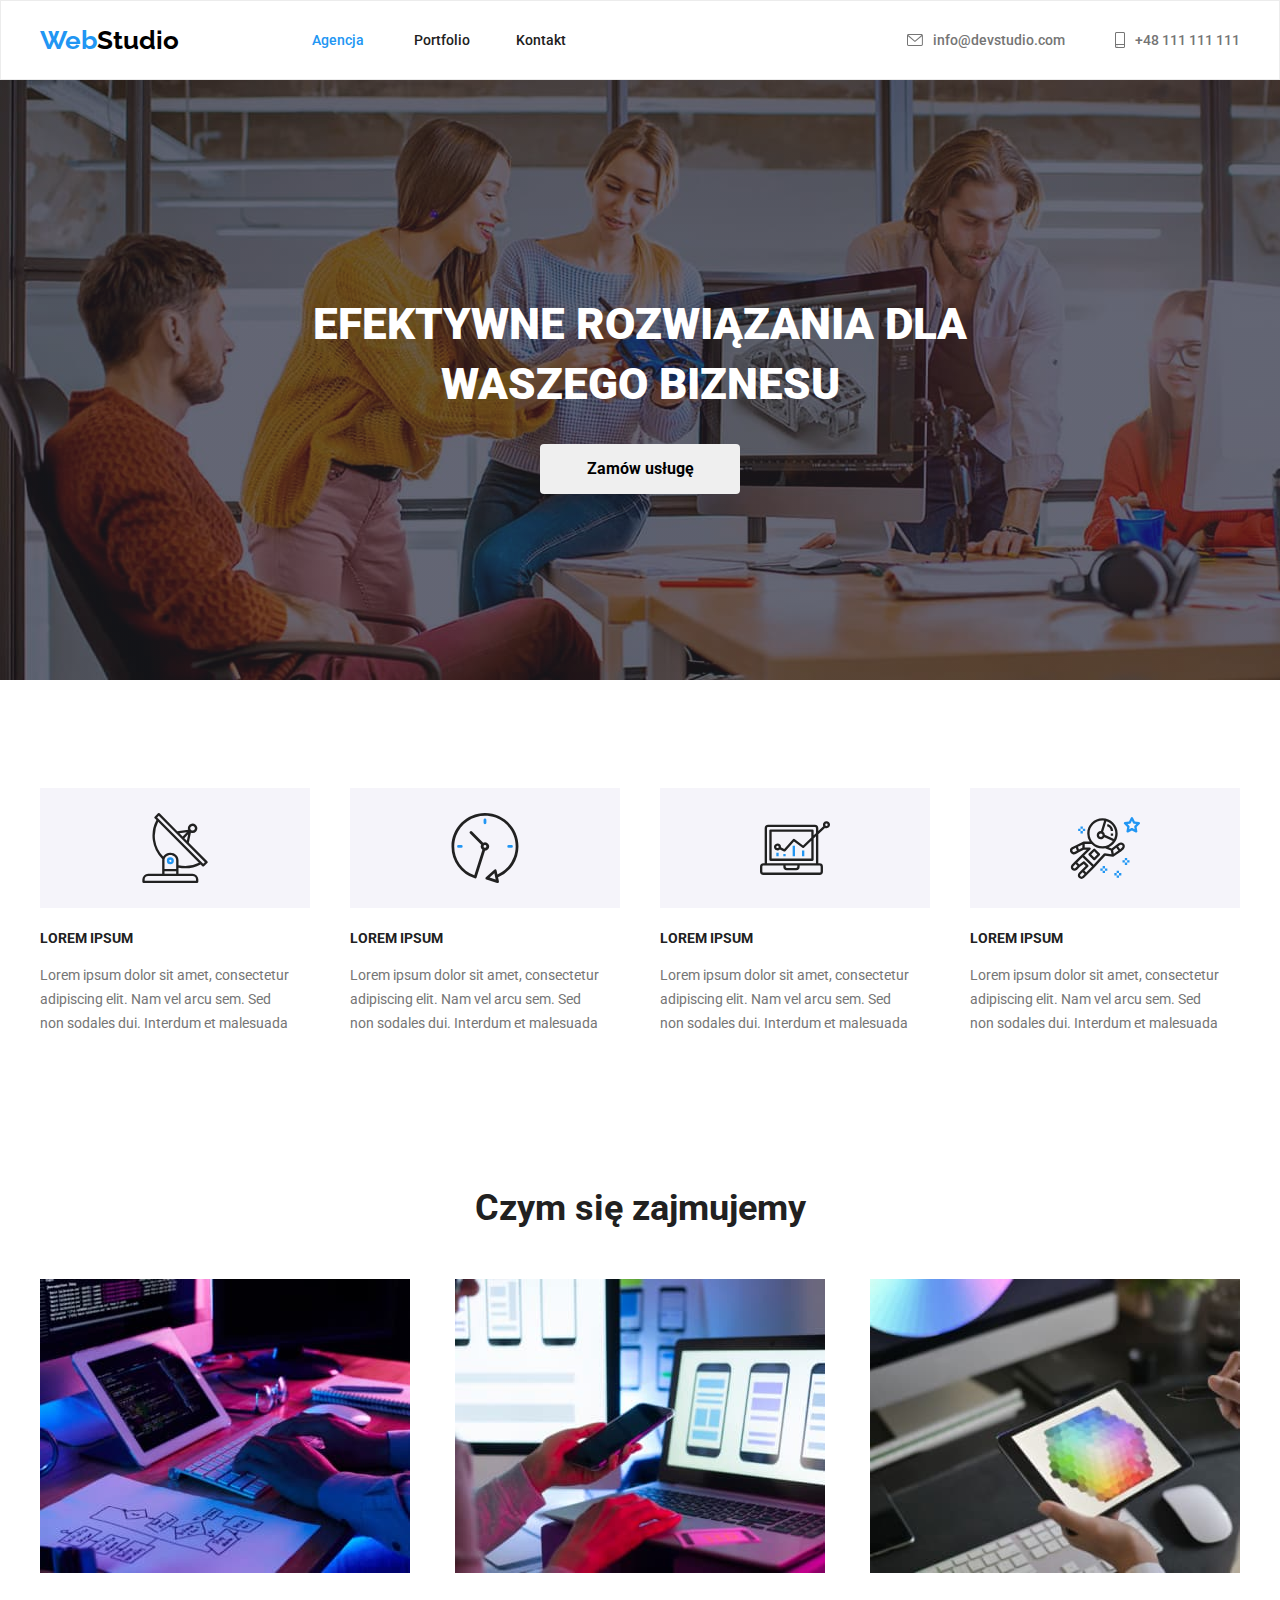
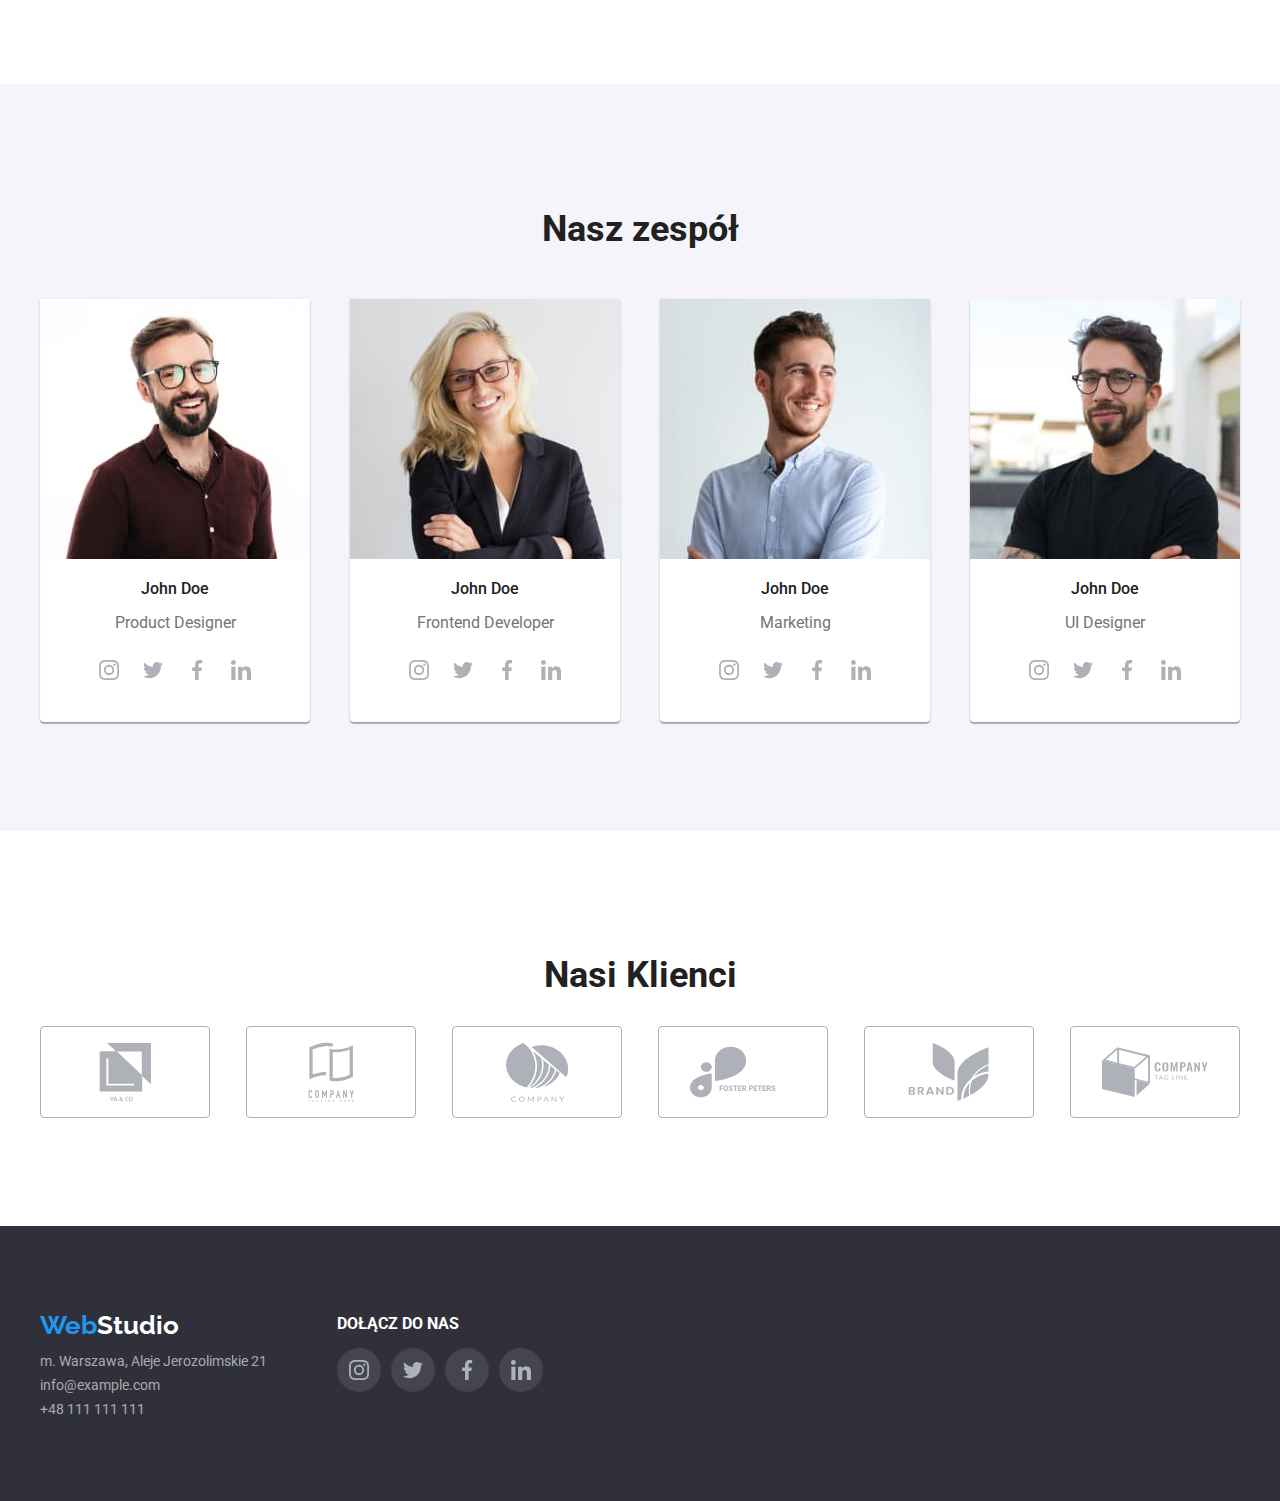
<file: index.html>
<!DOCTYPE html>
<html lang="pl">
  <head>
    <meta charset="UTF-8" />
    <meta http-equiv="X-UA-Compatible" content="IE=edge" />
    <meta name="viewport" content="width=device-width, initial-scale=1.0" />
    <title>Zadanie Domowe #4</title>
    <link rel="preconnect" href="https://fonts.googleapis.com" />
    <link rel="preconnect" href="https://fonts.gstatic.com" crossorigin />
    <link
      href="https://fonts.googleapis.com/css2?family=Raleway:wght@700&family=Roboto:wght@400;500;700;900&display=swap"
      rel="stylesheet" />
    <link href="css/modern-normalize.css" rel="stylesheet"/>
    <link href="css/styles.css" rel="stylesheet"/>
  </head>

  <body>
    <header>
      <!--Menu-->
      <div class="menu">
        <div class="container">
          <section class="spacing-header">
            <nav>
              <a href="index.html" class="website-logo"
                ><span class="brand-color-logo">Web</span>Studio</a
              >
              <ul class="navigation-list">
                <li class="nav-list-item">
                  <a href="#" class="nav-link current">Agencja</a>
                </li>
                <li class="nav-list-item">
                  <a href="portfolio.html" class="nav-link">Portfolio</a>
                </li>
                <li class="nav-list-item">
                  <a href="#" class="nav-link">Kontakt</a>
                </li>
              </ul>
            </nav>
            <ul class="header-contact">
              <li class="header-contact-item">
                <a class="info-header" href="mailto:info@devstudio.com"
                  ><svg class="icon-header" width="16" height="12">
                    <use href="images/icons.svg#icon-envelope"></use></svg>info@devstudio.com</a>
              </li>
              <li class="header-contact-item">
                <a class="info-header" href="tel:+48111111111"><svg class="icon-header" width="10" height="16">
                    <use href="images/icons.svg#icon-smartphone"></use>
                  </svg>
                  +48 111 111 111</a>
              </li>
            </ul>
          </section>
        </div>
      </div>

      <!--Hero-->
      <section class="hero-background">
        <div class="container">
          <div class="hero-spacing">
            <h1 class="hero-header">
              Efektywne rozwiązania dla waszego biznesu
            </h1>
            <button class="hero-select" type="button">Zamów usługę</button>
          </div>
        </div>
      </section>
    </header>

    <main>
      <!--Opisy... czegoś-->

      <section class="background-main section-lorem">
        <div class="container">
          <ul class="spacing-main-abilities">
            <li class="abilities-box">
              <svg class="group-item" width="70" height="70">
                <use href="images/icons.svg#icon-antenna"></use>
              </svg>
              <h4 class="abilities-name">Lorem Ipsum</h4>
              <p class="abilities-description">
                Lorem ipsum dolor sit amet, consectetur adipiscing elit. Nam vel
                arcu sem. Sed non sodales dui. Interdum et malesuada
              </p>
            </li>

            <li class="abilities-box">
              <svg class="group-item" width="70" height="70">
                <use href="images/icons.svg#icon-clock"></use>
              </svg>
              <h4 class="abilities-name">Lorem Ipsum</h4>
              <p class="abilities-description">
                Lorem ipsum dolor sit amet, consectetur adipiscing elit. Nam vel
                arcu sem. Sed non sodales dui. Interdum et malesuada
              </p>
            </li>

            <li class="abilities-box">
              <svg class="group-item" width="70" height="70">
                <use href="images/icons.svg#icon-diagram"></use>
              </svg>
              <h4 class="abilities-name">Lorem Ipsum</h4>
              <p class="abilities-description">
                Lorem ipsum dolor sit amet, consectetur adipiscing elit. Nam vel
                arcu sem. Sed non sodales dui. Interdum et malesuada
              </p>
            </li>

            <li class="abilities-box">
              <svg class="group-item" width="70" height="70">
                <use href="images/icons.svg#icon-astronaut"></use>
              </svg>
              <h4 class="abilities-name">Lorem Ipsum</h4>
              <p class="abilities-description">
                Lorem ipsum dolor sit amet, consectetur adipiscing elit. Nam vel
                arcu sem. Sed non sodales dui. Interdum et malesuada
              </p>
            </li>
          </ul>
        </div>
      </section>

      <section class="section background-main">
        <!--Czym się zajmujemy (mogę tylko zgadywać co te zdjęcia mają przedstawiać)-->
        <div class="container">
          <h2 class="job-title">Czym się zajmujemy</h2>
          <ul class="job-example">
            <li>
              <img
                src="images/whatdowedo/whatdowedo1.jpg"
                alt="kodowanie"
                width="370"
                height="294" />
            </li>
            <li>
              <img
                src="images/whatdowedo/whatdowedo2.jpg"
                alt="stylowanie"
                width="370"
                height="294" />
            </li>
            <li>
              <img
                src="images/whatdowedo/whatdowedo3.jpg"
                alt="projektowanie"
                width="370"
                height="294" />
            </li>
          </ul>
        </div>
      </section>

      <!--Nasz Zespół-->
      <section class="our-team-background section">
        <div class="container">
          <h2 class="job-title">Nasz zespół</h2>

          <ul class="job-example">
            <li class="our-team-photo">
              <img
                src="images/ourteam/team1.jpg"
                alt="product designer John Doe"
                width="270"
                height="260" />

              <h3 class="team-name">John Doe</h3>
              <p class="team-job">Product Designer</p>
              <ul class="social-media-list">
                <li class="social-media-item">
                  <svg class="social-media-icon" width="20" height="20">
                    <use href="images/icons.svg#icon-instagram"></use>
                  </svg>
                </li>
                <li class="social-media-item">
                  <svg class="social-media-icon" width="20" height="20">
                    <use href="images/icons.svg#icon-twitter"></use>
                  </svg>
                </li>
                <li class="social-media-item">
                  <svg class="social-media-icon" width="20" height="20">
                    <use href="images/icons.svg#icon-facebook"></use>
                  </svg>
                </li>
                <li class="social-media-item">
                  <svg class="social-media-icon" width="20" height="20">
                    <use href="images/icons.svg#icon-linkedin"></use>
                  </svg>
                </li>
              </ul>
            </li>

            <li class="our-team-photo">
              <img
                src="images/ourteam/team2.jpg"
                alt="frontend developer John Doe"
                width="270"
                height="260" />

              <h3 class="team-name">John Doe</h3>
              <p class="team-job">Frontend Developer</p>
              <ul class="social-media-list">
                <li class="social-media-item">
                  <svg class="social-media-icon" width="20" height="20">
                    <use href="images/icons.svg#icon-instagram"></use>
                  </svg>
                </li>
                <li class="social-media-item">
                  <svg class="social-media-icon" width="20" height="20">
                    <use href="images/icons.svg#icon-twitter"></use>
                  </svg>
                </li>
                <li class="social-media-item">
                  <svg class="social-media-icon" width="20" height="20">
                    <use href="images/icons.svg#icon-facebook"></use>
                  </svg>
                </li>
                <li class="social-media-item">
                  <svg class="social-media-icon" width="20" height="20">
                    <use href="images/icons.svg#icon-linkedin"></use>
                  </svg>
                </li>
              </ul>
            </li>
            <li class="our-team-photo">
              <img
                src="images/ourteam/team3.jpg"
                alt="marketing John Doe"
                width="270"
                height="260" />

              <h3 class="team-name">John Doe</h3>
              <p class="team-job">Marketing</p>
              <ul class="social-media-list">
                <li class="social-media-item">
                  <svg class="social-media-icon" width="20" height="20">
                    <use href="images/icons.svg#icon-instagram"></use>
                  </svg>
                </li>
                <li class="social-media-item">
                  <svg class="social-media-icon" width="20" height="20">
                    <use href="images/icons.svg#icon-twitter"></use>
                  </svg>
                </li>
                <li class="social-media-item">
                  <svg class="social-media-icon" width="20" height="20">
                    <use href="images/icons.svg#icon-facebook"></use>
                  </svg>
                </li>
                <li class="social-media-item">
                  <svg class="social-media-icon" width="20" height="20">
                    <use href="images/icons.svg#icon-linkedin"></use>
                  </svg>
                </li>
              </ul>
            </li>
            <li class="our-team-photo">
              <img
                src="images/ourteam/team4.jpg"
                alt="UI Designer John Doe"
                width="270"
                height="260" />

              <h3 class="team-name">John Doe</h3>
              <p class="team-job">UI Designer</p>
              <ul class="social-media-list">
                <li class="social-media-item">
                  <svg width="20" height="20">
                    <use href="images/icons.svg#icon-instagram"></use>
                  </svg>
                </li>
                <li class="social-media-item">
                  <svg width="20" height="20">
                    <use href="images/icons.svg#icon-twitter"></use>
                  </svg>
                </li>
                <li class="social-media-item">
                  <svg width="20" height="20">
                    <use href="images/icons.svg#icon-facebook"></use>
                  </svg>
                </li>
                <li class="social-media-item">
                  <svg width="20" height="20">
                    <use href="images/icons.svg#icon-linkedin"></use>
                  </svg>
                </li>
              </ul>
            </li>
          </ul>
        </div>
      </section>
      <section class="our-clients section">
        <div class="container">
          <h2 class="job-title">Nasi Klienci</h2>
          <ul class="our-clients-list">
            <li class="our-clients-icon">
              <svg width="106" height="60">
                <use href="images/icons.svg#icon-YACO"></use>
              </svg>
            </li>
            <li class="our-clients-icon">
              <svg width="106" height="60">
                <use href="images/icons.svg#icon-Company-Tagline-Here"></use>
              </svg>
            </li>
            <li class="our-clients-icon">
              <svg width="106" height="60">
                <use href="images/icons.svg#icon-Company"></use>
              </svg>
            </li>
            <li class="our-clients-icon">
              <svg width="106" height="60">
                <use href="images/icons.svg#icon-Foster-Peters"></use>
              </svg>
            </li>
            <li class="our-clients-icon">
              <svg width="106" height="60">
                <use href="images/icons.svg#icon-Brand"></use>
              </svg>
            </li>
            <li class="our-clients-icon">
              <svg width="106" height="60">
                <use href="images/icons.svg#icon-Company-Tag-Line"></use>
              </svg>
            </li>
          </ul>
        </div>
      </section>
    </main>
    <footer class="background-footer">
      <div class="container wrapper">
        <!--Dane kontaktowe-->
        <address>
          <ul class="spacing-footer">
            <li>
              <a href="index.html" class="website-logo-footer"
                ><span class="brand-color-logo">Web</span
                ><span class="alternate-logo-color">Studio</span></a
              >
            </li>
            <li>
              <a
                class="info-footer"
                href="https://goo.gl/maps/Q5S3VX1AJdWTQytPA"
                target="_blank">
                m. Warszawa, Aleje Jerozolimskie 21</a
              >
            </li>
            <li>
              <a class="info-footer" href="mailto:info@example.com"
                >info@example.com</a
              >
            </li>
            <li>
              <a class="info-footer" href="tel:+48111111111">+48 111 111 111</a>
            </li>
          </ul>
        </address>
        <div class="social-media-list-footer">
          <h3 class="join-us">Dołącz do nas</h3>
          <ul class="social-media-list-items">
            <li class="social-media-item-footer">
              <svg class="social-media-icon" width="20" height="20">
                <use href="images/icons.svg#icon-instagram"></use>
              </svg>
            </li>
            <li class="social-media-item-footer">
              <svg class="social-media-icon" width="20" height="20">
                <use href="images/icons.svg#icon-twitter"></use>
              </svg>
            </li>
            <li class="social-media-item-footer">
              <svg class="social-media-icon" width="20" height="20">
                <use href="images/icons.svg#icon-facebook"></use>
              </svg>
            </li>
            <li class="social-media-item-footer">
              <svg class="social-media-icon" width="20" height="20">
                <use href="images/icons.svg#icon-linkedin"></use>
              </svg>
            </li>
          </ul>
        </div>
      </div>
    </footer>
  </body>
</html>
</file>
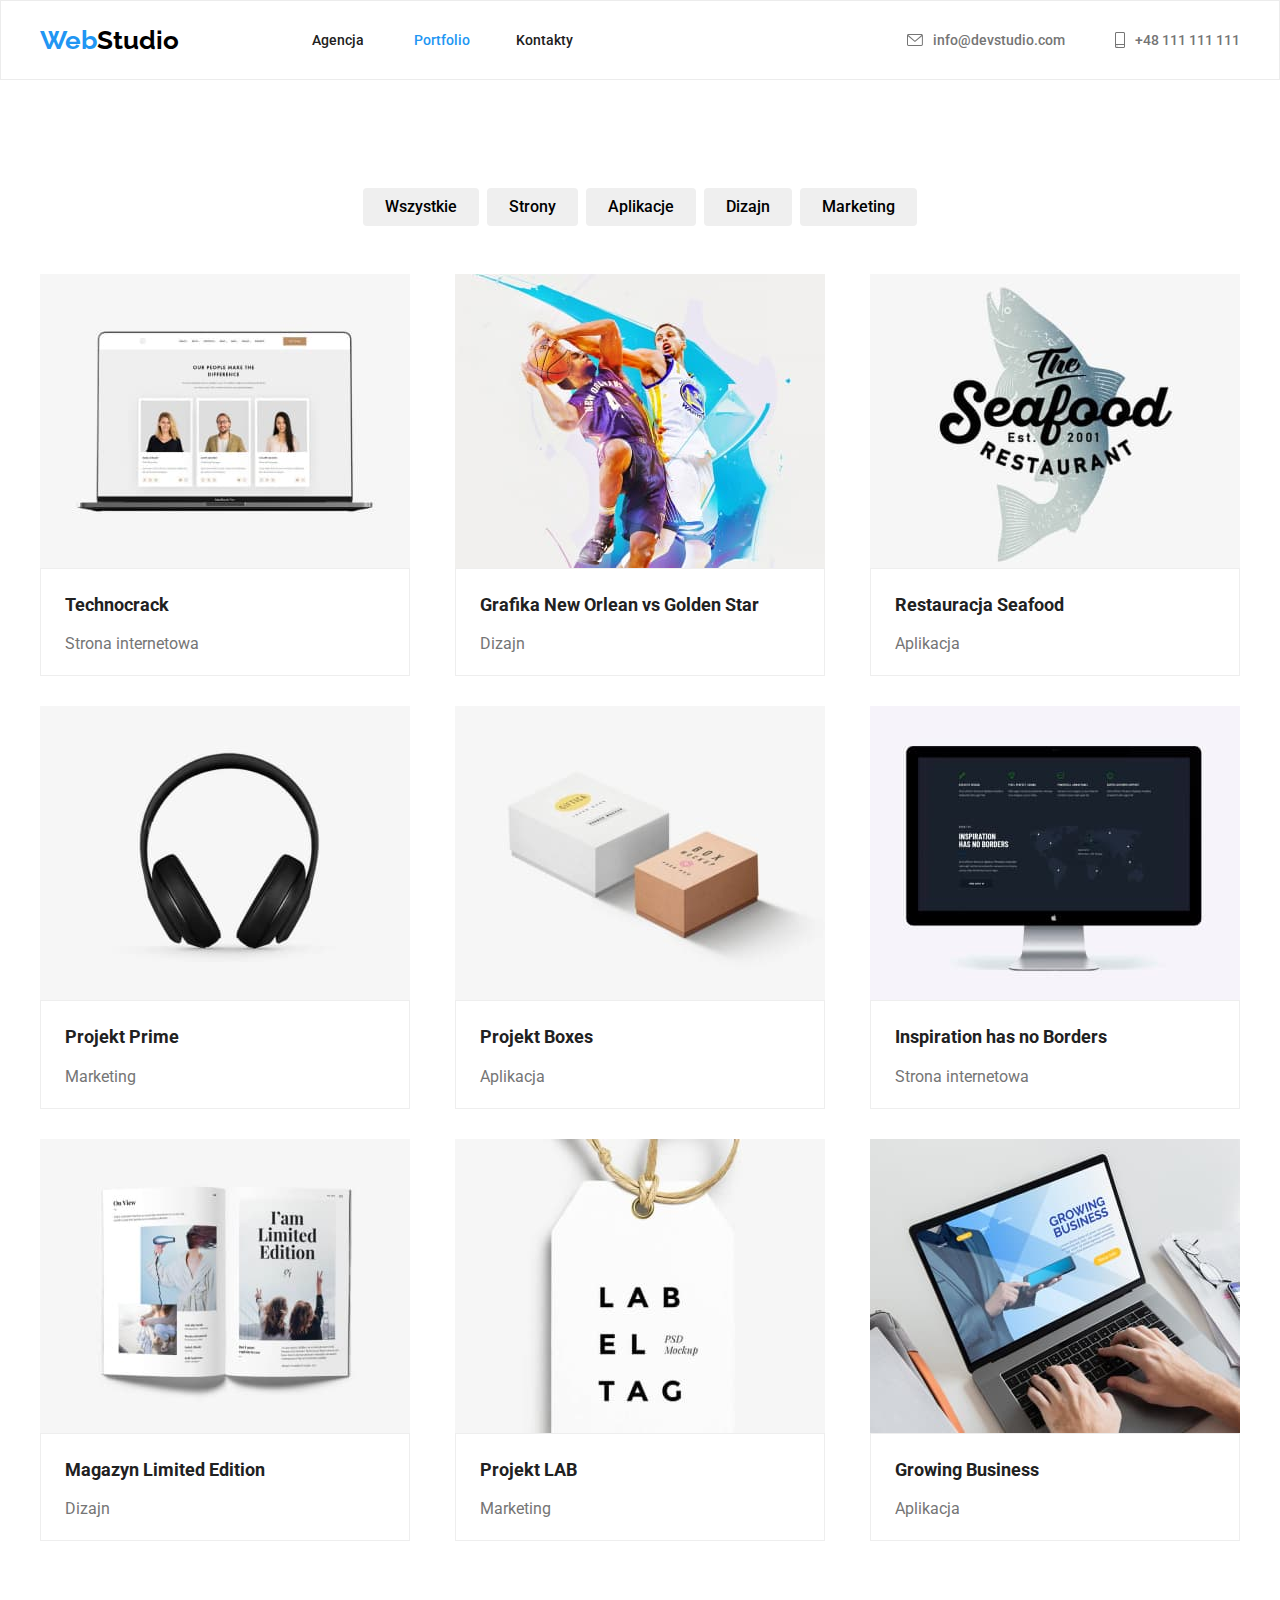
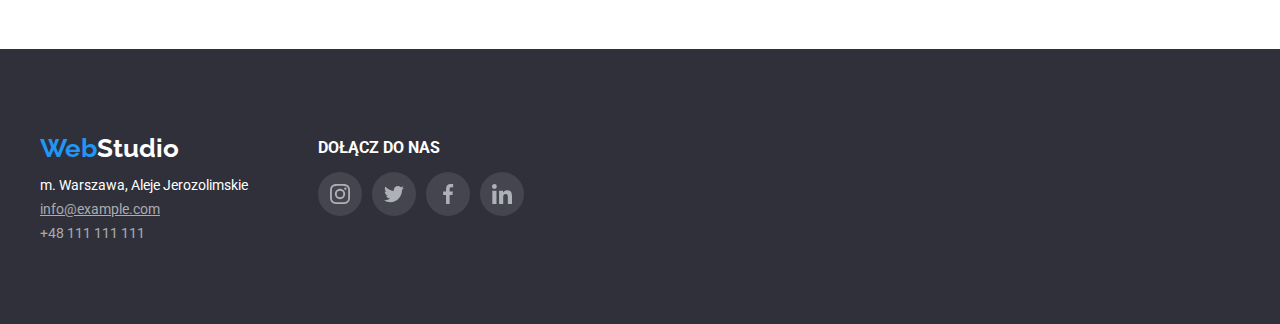
<file: portfolio.html>
<!DOCTYPE html>
<html lang="pl">
  <head>
    <meta charset="UTF-8" />
    <meta http-equiv="X-UA-Compatible" content="IE=edge" />
    <meta name="viewport" content="width=device-width, initial-scale=1.0" />
    <title>Zadanie domowe #4</title>
    <link rel="preconnect" href="https://fonts.googleapis.com" />
    <link rel="preconnect" href="https://fonts.gstatic.com" crossorigin />
    <link
      href="https://fonts.googleapis.com/css2?family=Raleway:wght@700&family=Roboto:wght@400;500;700;900&display=swap"
      rel="stylesheet" />
    <link href="css/modern-normalize.css" rel="stylesheet" />
    <link href="css/styles.css" rel="stylesheet" />
  </head>

  <body>
    <header class="menu">
      <!--Menu-->
      <div class="container">
        <section class="spacing-header">
          <nav>
            <a class="website-logo" href="index.html">
              <span class="brand-color-logo">Web</span>Studio</a
            >
            <ul class="navigation-list">
              <li class="nav-list-item">
                <a class="nav-link" href="#">Agencja</a>
              </li>
              <li class="nav-list-item">
                <a class="nav-link current" href="portfolio.html">Portfolio</a>
              </li>
              <li class="nav-list-item">
                <a class="nav-link" href="#">Kontakty</a>
              </li>
            </ul>
          </nav>
          <ul class="header-contact">
            <li class="header-contact-item">
              <a class="info-header" href="mailto:info@devstudio.com"
                ><svg class="icon-header" width="16" height="12">
                  <use href="images/icons.svg#icon-envelope"></use></svg>info@devstudio.com</a>
            </li>
            <li class="header-contact-item">
              <a class="info-header" href="tel:+48111111111"><svg class="icon-header" width="10" height="16">
                  <use href="images/icons.svg#icon-smartphone"></use></svg>+48 111 111 111</a>
            </li>
          </ul>
        </section>
      </div>
    </header>
    <main class="background-main">
      <!--Portfolio-->
      <div class="section">
        <div class="container">
          <div>
            <ul class="spacing-portfolio-select">
              <li>
                <button class="portfolio-select" type="button">
                  Wszystkie
                </button>
              </li>
              <li>
                <button class="portfolio-select" type="button">Strony</button>
              </li>
              <li>
                <button class="portfolio-select" type="button">
                  Aplikacje
                </button>
              </li>
              <li>
                <button class="portfolio-select" type="button">Dizajn</button>
              </li>
              <li>
                <button class="portfolio-select" type="button">
                  Marketing
                </button>
              </li>
            </ul>
          </div>
          <section>
            <ul class="spacing-portfolio-main">
              <li class="portfolio-main-item">
                <img
                  src="images/everything/technocrack.jpg"
                  alt="laptop displaying a website"
                  width="370"
                  height="294" />
                <div class="portfolio-description">
                  <h3 class="portfolio-name">Technocrack</h3>
                  <p class="portfolio-type">Strona internetowa</p>
                </div>
              </li>
              <li class="portfolio-main-item">
                <img
                  src="images/everything/new-orlean-vs-golden-star.jpg"
                  alt="two basketball players"
                  width="370"
                  height="294" />
                <div class="portfolio-description">
                  <h3 class="portfolio-name">
                    Grafika New Orlean vs Golden Star
                  </h3>
                  <p class="portfolio-type">Dizajn</p>
                </div>
              </li>
              <li class="portfolio-main-item">
                <img
                  src="images/everything/seafood.jpg"
                  alt="logo on top of a fish"
                  width="370"
                  height="294" />
                <div class="portfolio-description">
                  <h3 class="portfolio-name">Restauracja Seafood</h3>
                  <p class="portfolio-type">Aplikacja</p>
                </div>
              </li>
              <li class="portfolio-main-item">
                <img
                  src="images/everything/prime.jpg"
                  alt="black headphones"
                  width="370"
                  height="294" />
                <div class="portfolio-description">
                  <h3 class="portfolio-name">Projekt Prime</h3>
                  <p class="portfolio-type">Marketing</p>
                </div>
              </li>
              <li class="portfolio-main-item">
                <img
                  src="images/everything/boxes.jpg"
                  alt="white and brown box"
                  width="370"
                  height="294" />
                <div class="portfolio-description">
                  <h3 class="portfolio-name">Projekt Boxes</h3>
                  <p class="portfolio-type">Aplikacja</p>
                </div>
              </li>
              <li class="portfolio-main-item">
                <img
                  src="images/everything/inspiration-has-no-borders.jpg"
                  alt="monitor displaying a website"
                  width="370"
                  height="294" />
                <div class="portfolio-description">
                  <h3 class="portfolio-name">Inspiration has no Borders</h3>
                  <p class="portfolio-type">Strona internetowa</p>
                </div>
              </li>
              <li class="portfolio-main-item">
                <img
                  src="images/everything/limited-Edition.jpg"
                  alt="opened magazine"
                  width="370"
                  height="294" />
                <div class="portfolio-description">
                  <h3 class="portfolio-name">Magazyn Limited Edition</h3>
                  <p class="portfolio-type">Dizajn</p>
                </div>
              </li>
              <li class="portfolio-main-item">
                <img
                  src="images/everything/lab.jpg"
                  alt="large wide tag"
                  width="370"
                  height="294" />
                <div class="portfolio-description">
                  <h3 class="portfolio-name">Projekt LAB</h3>
                  <p class="portfolio-type">Marketing</p>
                </div>
              </li>
              <li class="portfolio-main-item">
                <img
                  src="images/everything/growing-business.jpg"
                  alt="hands writing on a laptop"
                  width="370"
                  height="294" />
                <div class="portfolio-description">
                  <h3 class="portfolio-name">Growing Business</h3>
                  <p class="portfolio-type">Aplikacja</p>
                </div>
              </li>
            </ul>
          </section>
        </div>
      </div>
    </main>

    <footer class="background-footer">
      <div class="container wrapper">
        <!--Dane kontaktowe, wstawiłem podkreślenie do maila jako że w naszej wersji szablonu z Figmy jest on obecny, ale widziałem w pokazywanej na wykładzie wersji go nie ma-->
        <address>
          <ul class="spacing-footer">
            <li>
              <a href="index.html" class="website-logo-footer">
                <span class="brand-color-logo">Web</span
                ><span class="alternate-logo-color">Studio</span></a
              >
            </li>
            <li>
              <a
                class="info-footer-location"
                href="https://goo.gl/maps/Q5S3VX1AJdWTQytPA"
                target="_blank"
                >m. Warszawa, Aleje Jerozolimskie</a
              >
            </li>
            <li>
              <a
                class="info-footer info-footer-underline"
                href="mailto:info@example.com"
                >info@example.com</a
              >
            </li>
            <li>
              <a class="info-footer" href="tel:+48111111111">+48 111 111 111</a>
            </li>
          </ul>
        </address>
        <div class="social-media-list-footer">
          <h3 class="join-us">Dołącz do nas</h3>
          <ul class="social-media-list-items">
            <li class="social-media-item-footer">
              <svg class="social-media-icon" width="20" height="20">
                <use href="images/icons.svg#icon-instagram"></use>
              </svg>
            </li>
            <li class="social-media-item-footer">
              <svg class="social-media-icon" width="20" height="20">
                <use href="images/icons.svg#icon-twitter"></use>
              </svg>
            </li>
            <li class="social-media-item-footer">
              <svg class="social-media-icon" width="20" height="20">
                <use href="images/icons.svg#icon-facebook"></use>
              </svg>
            </li>
            <li class="social-media-item-footer">
              <svg class="social-media-icon" width="20" height="20">
                <use href="images/icons.svg#icon-linkedin"></use>
              </svg>
            </li>
          </ul>
        </div>
      </div>
    </footer>
  </body>
</html>
</file>
<file: css/styles.css>
* {
  box-sizing: border-box;
}
/*To zadanie było czystym chaosem. O ile efekt osiągnałem to mam wątpliwości co do zastonowanej do niego medody*/
:root {
  /*Nie wpisałem tu kolorów białego i czarnego jako, że się je szybciej wpisuje niż pozostałe i pojawiają się tylko kilka razy na całej stronie. Czy lepiej jednak wpisywać tu każdy kolor?*/
  --brand-color: rgb(33, 150, 243, 100%);
  --text-color: rgb(33, 33, 33, 100%);
  --background-color: rgb(47, 48, 58, 100%);
  --hero-background: rgb(47, 48, 58, 40%);
  --info-color: rgb(117, 117, 117, 100%);
  --info-footer-color: rgb(255, 255, 255, 60%);
  --group-color: rgb(245, 244, 250, 100%);
  --icon-color: rgb(175, 177, 184, 100%);
}
body {
  font-family: "Roboto", sans-serif;
  color: var(--text-color);
  font-size: 14px;
  background-color: #e5e5e5;
  margin: 0;
}

li {
  list-style: none;
}
.section {
  padding-top: 94px;
  padding-bottom: 94px;
}
/*W kryteriach jest napisane że ma być 1200px, ale na stronie jest 1170px.
To sprawia że trzeba brać poprawkę na wszystkie poziome marginy, bo inaczej elementy na
stronie nie ułożą się tak jak trzeba.*/
.container {
  width: 1200px;
  margin: auto;
}
/*Logo WebStudio*/
.website-logo {
  font-family: "Raleway", sans-serif;
  font-size: 26px;
  font-weight: 700;
  line-height: 1.95;
  color: black;
  text-decoration: none;
  margin-right: 93px;
}
.website-logo-footer {
  font-family: "Raleway", sans-serif;
  font-size: 26px;
  font-weight: 700;
  line-height: 1.95;
  color: black;
  text-decoration: none;
  font-style: normal;
}
.alternate-logo-color {
  color: white;
}
.brand-color-logo {
  color: var(--brand-color);
}
/*Header*/
.menu {
  height: 80px;
  border: #ececec 1px solid;
  background-color: white;
  display: flex;
  align-items: center;
}
nav {
  display: inline-flex;
  align-items: center;
}
.spacing-header {
  display: flex;
  align-items: center;
  justify-content: space-between;
}
.navigation-list {
  display: inline-flex;
}
.nav-list-item {
  padding-right: 46px;
  display: inline-flex;
}
.nav-list-item:last-child {
  padding-right: 0;
}
.nav-link {
  font-weight: 500;
  text-decoration: none;
  color: var(--text-color);
}
.header-contact {
  display: inline-flex;
}
.header-contact-item {
  display: inline-flex;
}
/*Autosprawdzanie wywala błąd jak pisze się currentcolor zamiast currentColor, ale ma być bez wielkich liter, a VSC też domyślnie proponuje z małej litery*/
.icon-header {
  margin-right: 10px;
  --color1: currentcolor;
  --color2: currentcolor;
}

header section ul li:first-child {
  padding-right: 50px;
}

.info-header {
  color: var(--info-color);
  text-decoration: none;
  font-weight: 500;
  line-height: 1.5;
  height: 16px;
  display: inline-flex;
  align-items: center;
}

.hero-header {
  font-size: 44px;
  font-weight: 900;
  line-height: 1.36;

  color: white;
  margin-left: 273px;
  margin-right: 273px;
  text-align: center;
  text-transform: uppercase;
  display: inline-block;
  /*Z uwagi na to że container w figmie jest odrobinę mniejszy, nie jestem w stanie wycentrować elementów przy wykorzystaniu tych samych wartości marginesów.*/
}
.hero-select {
  font-weight: 700;
  font-size: 16px;
  line-height: 1.88;
  cursor: pointer;
  width: 200px;
  height: 50px;
  border: none;
  border-radius: 4px;
}

.hero-background {
  background: linear-gradient(rgba(47, 48, 58, 0.4), rgba(47, 48, 58, 0.4)),
    url(../images/herobackground/effectivesolutions.jpg);
  background-size: cover;
  height: 600px;
  display: flex;
  align-items: center;
}

.hero-spacing {
  text-align: center;
}
/*Nie byłem pewien jak sprawić by logo na dole po najechaniu zmieniało kolor na niebieski oraz zachowało swój biały kolor bez nadawania mu osobnej klasy */
a:hover,
a:focus,
a:active,
.website-logo:hover,
.website-logo:focus,
.website-logo:active,
.alternate-logo-color:hover,
.alternate-logo-color:focus,
.alternate-logo-color:active {
  color: var(--brand-color);
}
.current {
  color: var(--brand-color);
}
/*Przyciski*/
button:hover,
button:focus,
button:active {
  background-color: var(--brand-color);
  color: white;
}

.social-media-item:hover,
.social-media-item:focus,
.social-media-item-footer:hover,
.social-media-item-footer:focus,
.social-media-item-footer:active {
  border-radius: 50%;
  --color4: white;
  background-color: var(--brand-color);
  cursor: pointer;
}
.social-media-item:active {
  filter: drop-shadow(0px 4px 4px rgba(0, 0, 0, 0.25));
  background-color: white;
  --color4: var(--icon-color);
  border-radius: 50%;
}
.our-clients-icon:hover,
.our-clients-icon:focus,
.our-clients-icon:active {
  --color2: var(--brand-color);
  --color4: var(--brand-color);
  border-color: var(--brand-color);
  cursor: pointer;
}
.portfolio-select:hover,
.portfolio-select:focus,
.portfolio-select:active {
  box-shadow: 0px 3px 1px rgba(0, 0, 0, 0.1), 0px 1px 2px rgba(0, 0, 0, 0.08),
    0px 2px 2px rgba(0, 0, 0, 0.12);
  border-radius: 4px;
}
.portfolio-main-item:hover,
.portfolio-main-item:focus,
.portfolio-main-item:active {
  box-shadow: 0px 1px 1px rgba(0, 0, 0, 0.12), 0px 4px 4px rgba(0, 0, 0, 0.06),
    1px 4px 6px rgba(0, 0, 0, 0.16);
  cursor: pointer;
}

/*Main*/
.background-main {
  background-color: white;
}
.spacing-portfolio-select {
  display: flex;
  justify-content: center;
  padding: 0;
}
.group-item {
  padding: 25px 100px 25px 100px;
  background-color: var(--group-color);
  width: 270px;
  height: 120px;
}
.portfolio-select {
  font-size: 16px;
  font-weight: 500;
  line-height: 1.62;
  cursor: pointer;
  margin-right: 8px;
  margin-bottom: 34px;
  height: 38px;
  padding: 6px 22px;
  border: none;
  border-radius: 4px;
}
li:last-child button {
  margin: 0;
}
.spacing-portfolio-main {
  display: flex;
  flex-wrap: wrap;
  justify-content: space-between;
  padding: 0;
}
.portfolio-description {
  padding-left: 24px;
  border: 1px solid #eeeeee;
}
.portfolio-name {
  font-size: 18px;
  font-weight: 700;
  line-height: 2;
  margin-bottom: 0.4rem;
}
.portfolio-type {
  color: var(--info-color);
  font-size: 16px;
  line-height: 1.88;
  margin-top: 0.4rem;
}
.portfolio-main-item {
  margin-bottom: 30px;
  display: grid;
}
.portfolio-main-item:nth-child(n + 7) {
  margin-bottom: 0px;
}
.section-lorem {
  display: grid;
  padding-top: 94px;
}
.spacing-main-abilities {
  display: flex;
  justify-content: space-between;
  padding: 0;
}
.abilities-box {
  width: 270px;
  margin-right: 30px;
}
.abilities-box:last-child {
  margin-right: 0;
}
.abilities-name {
  font-weight: 700;
  text-transform: uppercase;
}
.abilities-description {
  line-height: 1.71;
  color: var(--info-color);
  width: 95%;
}
.job-title {
  font-size: 36px;
  font-weight: 700;
  line-height: 1.13;
  text-align: center;
}
.job-example {
  display: flex;
  justify-content: space-between;
  margin-top: 50px;
  gap: 30px;
  padding: 0;
}
.team-name {
  font-weight: 500;
  font-size: 16px;
  line-height: 1.2;
}
.team-job {
  font-size: 16px;
  color: var(--info-color);
}
.team-description {
  font-size: 16px;
  color: var(--info-color);
  line-height: 1.2;
}
.our-team-background {
  background-color: #f5f4fa;
  border: 1px #f5f4fa solid;
  text-align: center;
}
.our-team-photo {
  background-color: white;
  box-shadow: 0px 2px 1px 0px #00000033, 0px 1px 1px 0px #00000024,
    0px 1px 3px 0px #0000001f;

  border-radius: 0px 0px 4px 4px;
}
.social-media-list {
  display: flex;
  justify-content: center;
  padding: 0;
}
.social-media-item {
  margin-bottom: 30px;
  height: 44px;
  width: 44px;
  display: flex;
  align-items: center;
  justify-content: center;
}
.social-media-item:last-child {
  padding-right: 0;
}
.our-clients {
  background-color: white;
  display: flex;
  align-items: center;
}
.our-clients-list {
  display: flex;
  justify-content: space-between;
  padding: 0;
}
.our-clients-icon {
  width: 170px;
  height: 92px;
  border: 1px solid rgba(175, 177, 184, 1);
  border-radius: 4px;
  display: flex;
  justify-content: center;
  align-items: center;
}

/*Footer*/
.spacing-footer {
  padding-top: 60px;
  padding-left: 0;
}
.background-footer {
  background-color: var(--background-color);
  display: flex;
}
.wrapper {
  display: flex;
  flex-wrap: wrap;
}

.info-footer {
  color: var(--info-footer-color);
  text-decoration: none;
  line-height: 1.71;
  font-style: normal;
}
.info-footer-underline {
  text-decoration: underline;
}
.info-footer-location {
  text-decoration: none;
  line-height: 1.71;
  color: white;
  font-style: normal;
}
.social-media-list-footer {
  width: 206px;
  height: 80px;
  margin-top: 95px;
  margin-bottom: 100px;
  display: flex;
  flex-direction: column;
  justify-content: center;
  margin-left: 70px;
}
.social-media-list-items {
  display: flex;
  padding-left: 0;
  justify-content: space-between;
}
.social-media-list-items:last-child {
  padding-right: 0;
}
.social-media-item-footer {
  height: 44px;
  width: 44px;
  display: flex;
  align-items: center;
  justify-content: center;
  border-radius: 50%;
  background-color: rgba(255, 255, 255, 10%);
}
.social-media-item-footer:last-child {
  padding-right: 0;
}
.join-us {
  font-weight: 700;
  color: white;
  margin: 0;
  text-transform: uppercase;
}
</file>
